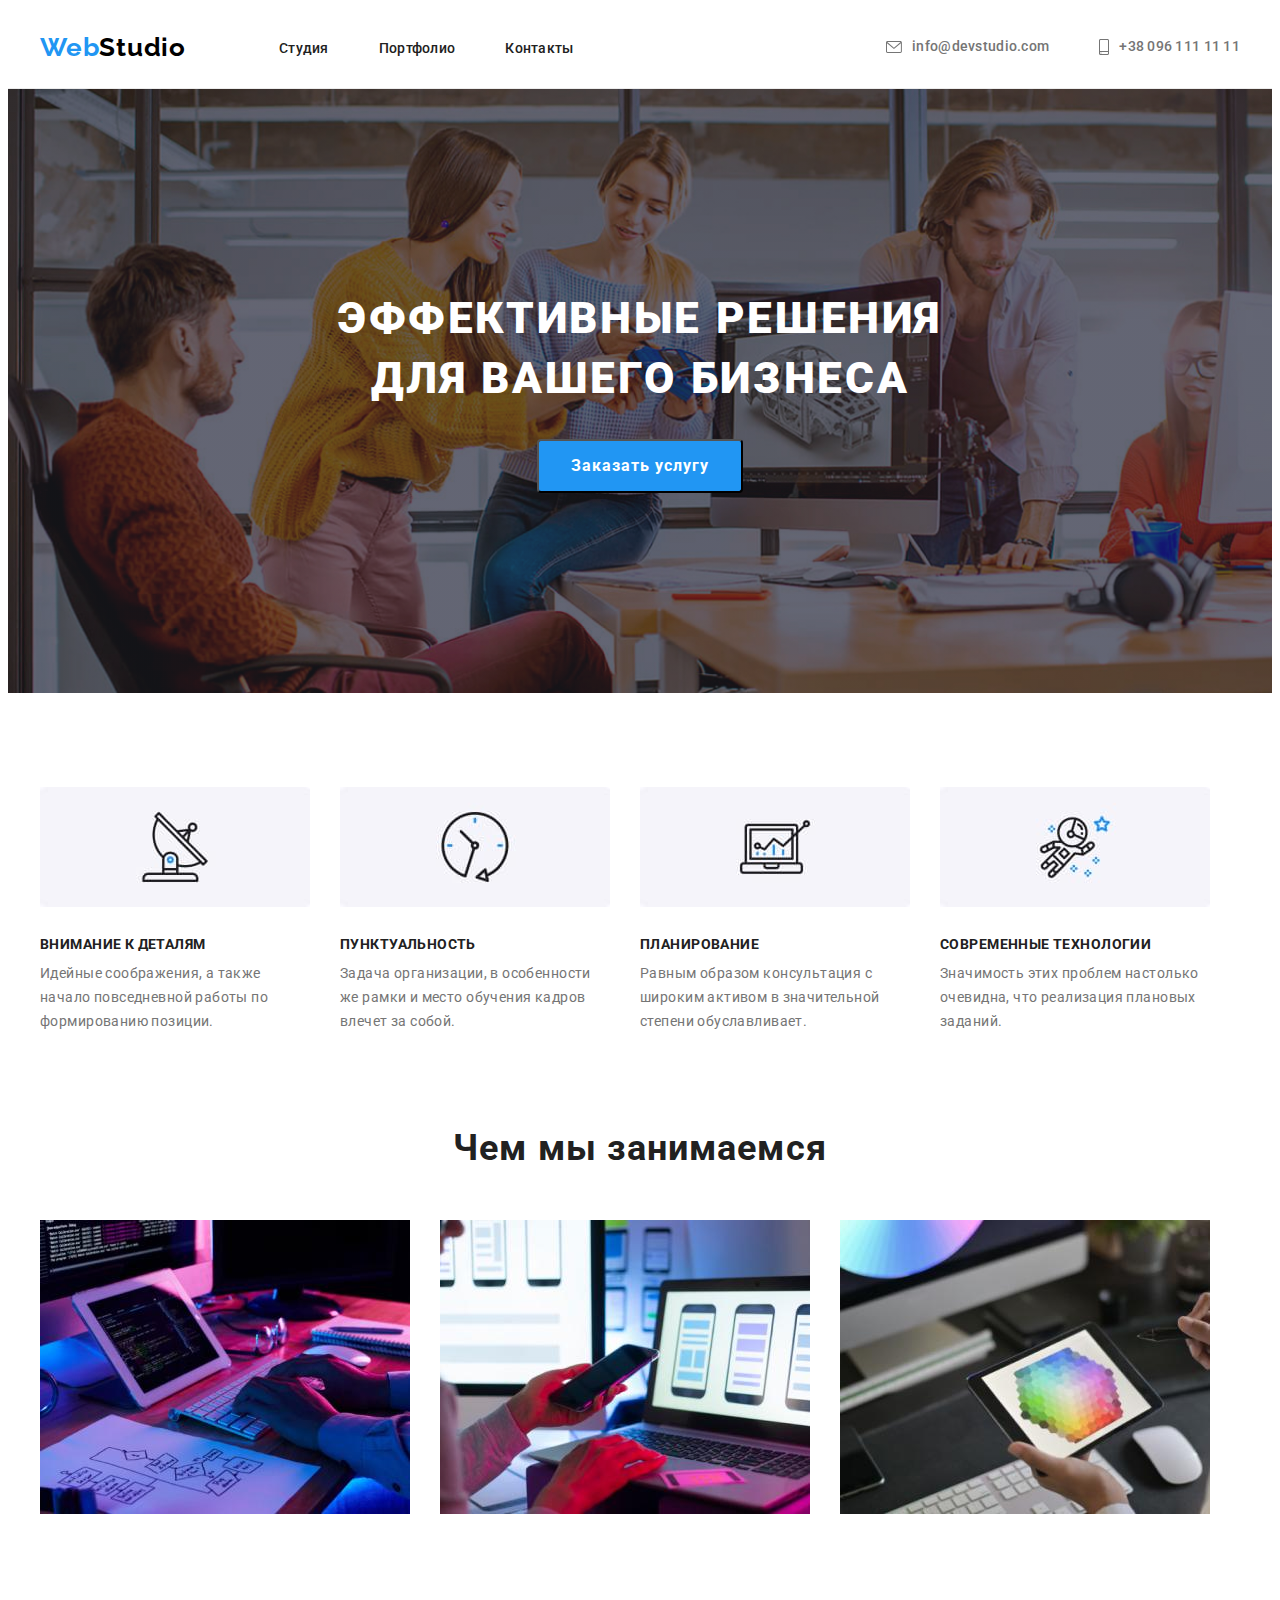
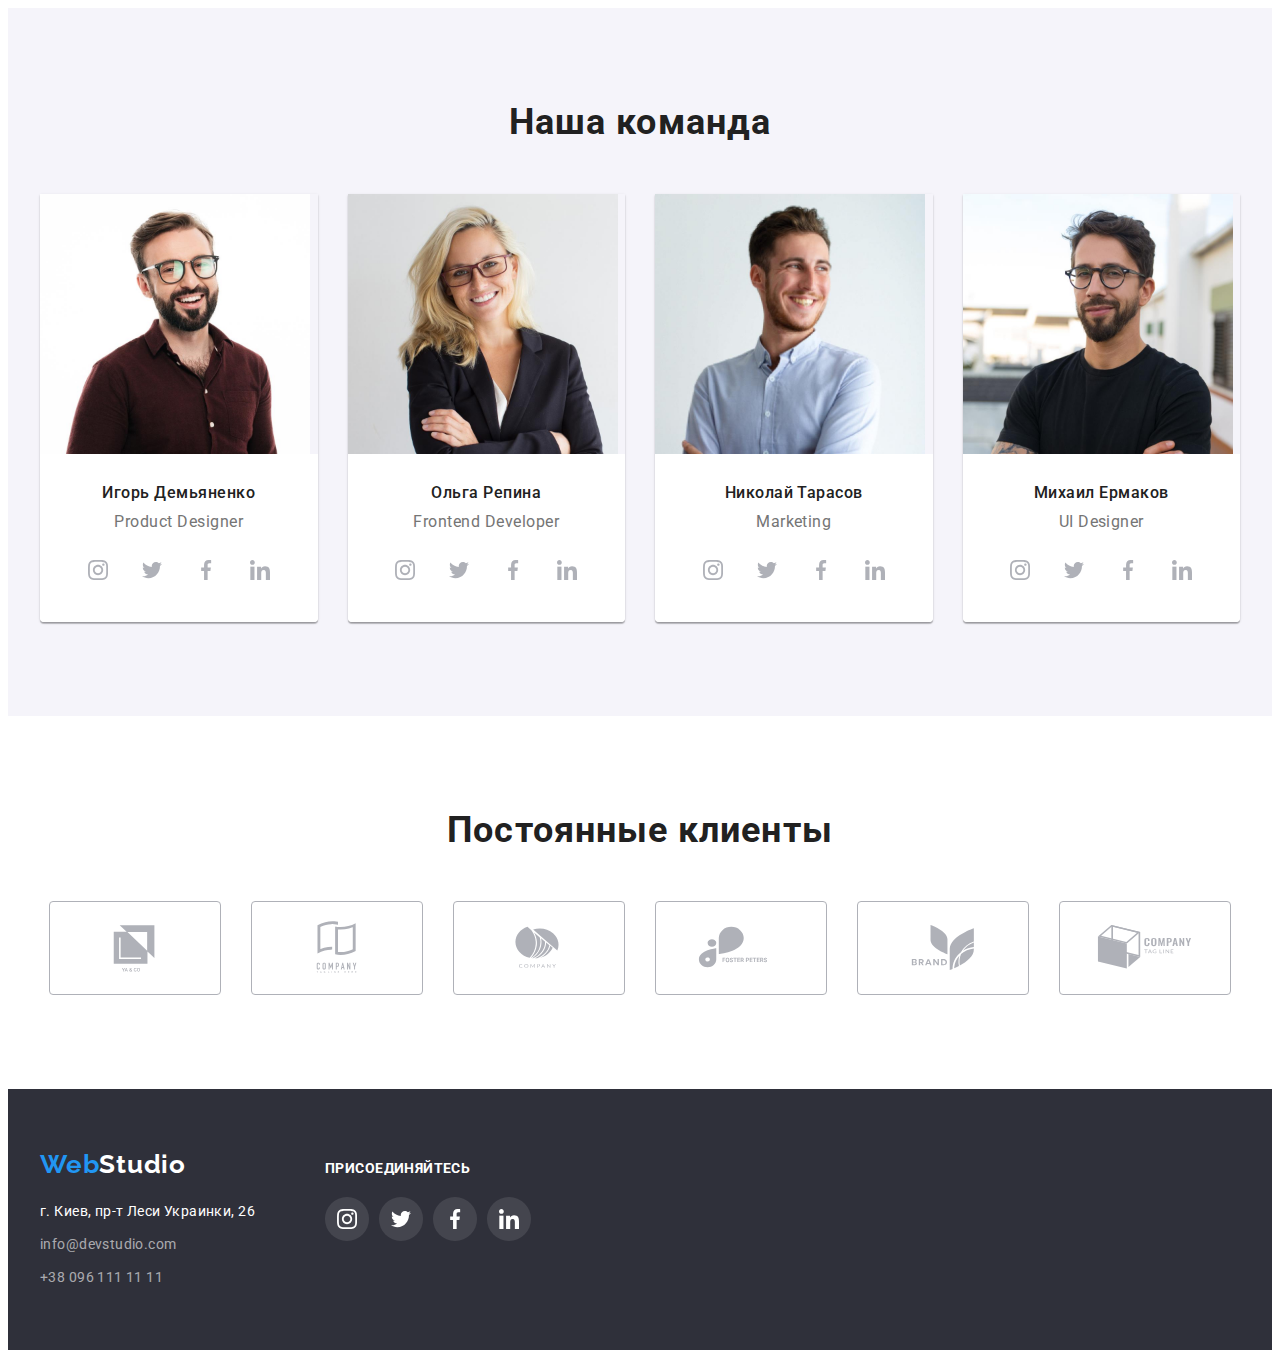
<file: index.html>
<!DOCTYPE html>
<html lang="ru">
<head>
    <meta charset="UTF-8">
    <meta http-equiv="X-UA-Compatible" content="IE=edge">
    <meta name="viewport" content="width=device-width, initial-scale=1.0">
    <link rel="preconnect" href="https://fonts.googleapis.com">
    <link rel="preconnect" href="https://fonts.gstatic.com" crossorigin>
    <link href="https://fonts.googleapis.com/css2?family=Raleway:wght@700&family=Roboto:wght@400;500;700;900&display=swap" rel="stylesheet">
    <link rel="stylesheet" href="https://cdnjs.cloudflare.com/ajax/libs/modern-normalize/1.1.0/modern-normalize.min.css" integrity="sha512-wpPYUAdjBVSE4KJnH1VR1HeZfpl1ub8YT/NKx4PuQ5NmX2tKuGu6U/JRp5y+Y8XG2tV+wKQpNHVUX03MfMFn9Q==" crossorigin="anonymous" referrerpolicy="no-referrer" />
    <link rel="stylesheet" href="./portfolio.html">
    <link rel="stylesheet" href="./css/style.css">
    <title>Document</title>
</head>
<body>
    <header class="header">
     <div class="container">
      <nav class="header-navigation">
        <a href="./index.html" class="header-logo link">Web<span class="header-logo-color">Studio</span></span></a>
        <ul class="header-list list">
            <li class="header-item"><a class="header-link link" href="./index.html">Студия</a></li>
            <li class="header-item"><a class="header-link link" href="./portfolio.html">Портфолио</a></li>
            <li class="header-item"><a class="header-link link" href="">Контакты</a></li>
        </ul>
        <div class="header-mail-tel">
        <a class="header-mail link" href="mailto:info@devstudio.com">
            <svg class="header-icon" width="16px" height="12px">
                               <use href="./images/icons.svg#icon-mail"></use>
                           </svg>info@devstudio.com</a>
        <a class="header-tel link" href="tel:+380961111111">
            <svg class="header-icon" width="10px" height="16px">
                               <use href="./images/icons.svg#icon-phone"></use>
                           </svg>+38 096 111 11 11</a>
        </div>
    </nav>   
     </div>   
    </header>
    <main>
        <section class="inform">
            <div class="container">
            <h1 class="inform-text">Эффективные решения для вашего бизнеса</h1>
            <button class="inform-botton" type="button">Заказать услугу</button>
            </div>       
        </section>
        <section class="text-content">
            <div class="container">
            <ul class="text-content-list list">
                <li class="text-content-item"><img src="./images/content1.jpg">
                    <h3 class="text-content-top">Внимание к деталям</h3>
                    <p class="text-content-text"> Идейные соображения, а также начало повседневной работы по формированию позиции.</p>
                </li>
            
                <li class="text-content-item"><img src="./images/content2.jpg">
                    <h3 class="text-content-top">Пунктуальность</h3>
                    <p class="text-content-text">Задача организации, в особенности же рамки и место обучения кадров влечет за собой.
                    </p>
                </li>
            
                <li class="text-content-item"><img src="./images/content3.jpg">
                    <h3 class="text-content-top">Планирование</h3>
                    <p class="text-content-text">Равным образом консультация с широким активом в значительной степени обуславливает.</p>
                </li>
            
                <li class="text-content-item"><img src="./images/content4.jpg">
                    <h3 class="text-content-top">Современные технологии</h3>
                    <p class="text-content-text">Значимость этих проблем настолько очевидна, что реализация плановых заданий.</p>

                </li>
            </ul>
            </div>
        </section>
        <section class="image">
            <div class="container">
            <h2 class="image-top">   Чем мы занимаемся </h2>
            <ul class="image-list list">
                <li class="image-item"><img src="./images/img.jpg" alt="картинка"  height="294" width="370" ></li>
                <li class="image-item"><img src="./images/img_1.jpg" alt="картинка" height="294" width="370"></li>
                <li class="image-item"><img src="./images/img_2.jpg" alt="картинка" height="294" width="370"></li>
            </ul>
            </div>
        </section>
        <section class="team">
            <div class="container">
            <h2 class="team-top">Наша команда</h2>
            <ul class="team-list list">
                <li class="team-item"><img class ="team-jpg" src="./images/team-1.jpg" alt="картинка" height="260" width="270">
                   <div class="team-item-border">
                    <p class="team-item-top">Игорь Демьяненко</p>
                   <p class="team-item-text">Product Designer</p>
                   <ul class="icons list">
                       <li class="icons-item"><a href="" class="icons-item-link">
                           <svg class="icons-item-icon" width="20px" height="20px">
                               <use href="./images/icons.svg#icon-instagram"></use>
                           </svg>
                       </a></li>
                       <li class="icons-item"><a href="" class="icons-item-link">
                           <svg class="icons-item-icon" width="20px" height="20px">
                               <use href="./images/icons.svg#icon-twitter"></use>
                           </svg>
                       </a></li>
                       <li class="icons-item"><a href="" class="icons-item-link">
                           <svg class="icons-item-icon" width="20px" height="20px">
                               <use href="./images/icons.svg#icon-facebook"></use>
                           </svg>
                       </a></li>
                       <li class="icons-item"><a href="" class="icons-item-link">
                           <svg class="icons-item-icon" width="20px" height="20px">
                               <use href="./images/icons.svg#icon-linkedin"></use>
                           </svg>
                       </a></li>
                   </ul>
                   </div>
                </li>
                <li class="team-item"><img class ="team-jpg" src="./images/team-2.jpg" alt="картинка" height="260" width="270">
                   <div class="team-item-border">
                    <p class="team-item-top">Ольга Репина</p>
                   <p class="team-item-text">Frontend Developer</p>
                   <ul class="icons list">
                       <li class="icons-item"><a href="" class="icons-item-link">
                           <svg class="icons-item-icon" width="20px" height="20px">
                               <use href="./images/icons.svg#icon-instagram"></use>
                           </svg>
                       </a></li>
                       <li class="icons-item"><a href="" class="icons-item-link">
                           <svg class="icons-item-icon" width="20px" height="20px">
                               <use href="./images/icons.svg#icon-twitter"></use>
                           </svg>
                       </a></li>
                       <li class="icons-item"><a href="" class="icons-item-link">
                           <svg class="icons-item-icon" width="20px" height="20px">
                               <use href="./images/icons.svg#icon-facebook"></use>
                           </svg>
                       </a></li>
                       <li class="icons-item"><a href="" class="icons-item-link">
                           <svg class="icons-item-icon" width="20px" height="20px">
                               <use href="./images/icons.svg#icon-linkedin"></use>
                           </svg>
                       </a></li>
                   </ul>
                   </div>
                </li>
                <li class="team-item"><img class ="team-jpg" src="./images/team-3.jpg" alt="картинка" height="260" width="270">
                  <div class="team-item-border">
                    <p class="team-item-top">Николай Тарасов</p>
                   <p class="team-item-text">Marketing</p>
                   <ul class="icons list">
                       <li class="icons-item"><a href="" class="icons-item-link">
                           <svg class="icons-item-icon" width="20px" height="20px">
                               <use href="./images/icons.svg#icon-instagram"></use>
                           </svg>
                       </a></li>
                       <li class="icons-item"><a href="" class="icons-item-link">
                           <svg class="icons-item-icon" width="20px" height="20px">
                               <use href="./images/icons.svg#icon-twitter"></use>
                           </svg>
                       </a></li>
                       <li class="icons-item"><a href="" class="icons-item-link">
                           <svg class="icons-item-icon" width="20px" height="20px">
                               <use href="./images/icons.svg#icon-facebook"></use>
                           </svg>
                       </a></li>
                       <li class="icons-item"><a href="" class="icons-item-link">
                           <svg class="icons-item-icon" width="20px" height="20px">
                               <use href="./images/icons.svg#icon-linkedin"></use>
                           </svg>
                       </a></li>
                   </ul>
                   </div>
                </li>
                <li class="team-item"><img class ="team-jpg" src="./images/team-4.jpg" alt="картинка" height="260" width="270">
                   <div class="team-item-border">
                    <p class="team-item-top">Михаил Ермаков</p>
                   <p class="team-item-text">UI Designer</p>
                   <ul class="icons list">
                       <li class="icons-item"><a href="" class="icons-item-link">
                           <svg class="icons-item-icon" width="20px" height="20px">
                               <use href="./images/icons.svg#icon-instagram"></use>
                           </svg>
                       </a></li>
                       <li class="icons-item"><a href="" class="icons-item-link">
                           <svg class="icons-item-icon" width="20px" height="20px">
                               <use href="./images/icons.svg#icon-twitter"></use>
                           </svg>
                       </a></li>
                       <li class="icons-item"><a href="" class="icons-item-link">
                           <svg class="icons-item-icon" width="20px" height="20px">
                               <use href="./images/icons.svg#icon-facebook"></use>
                           </svg>
                       </a></li>
                       <li class="icons-item"><a href="" class="icons-item-link">
                           <svg class="icons-item-icon" width="20px" height="20px">
                               <use href="./images/icons.svg#icon-linkedin"></use>
                           </svg>
                       </a></li>
                   </ul>
                   </div>
                </li>
            </ul>
            </div>
        </section>
        <section class="client">
            <div class="container">
                <h1 class="client-top">Постоянные клиенты</h1>
                <ul class=" client-list">
                    <li class="client-item list"><a href="" class="client-item-link">
                        <svg class="client-item-icon" width="106px" height="60px">
                               <use href="./images/icons.svg#icon-Logo-1"></use>
                           </svg>
                    </a>
                    </li>
                    <li class="client-item list"><a href="" class="client-item-link">
                        <svg class="client-item-icon" width="106px" height="60px">
                               <use href="./images/icons.svg#icon-Logo-2"></use>
                           </svg>
                    </a>
                    </li>
                    <li class="client-item list"><a href="" class="client-item-link">
                        <svg class="client-item-icon" width="106px" height="60px">
                               <use href="./images/icons.svg#icon-Logo-3"></use>
                           </svg>
                    </a>
                    </li>
                    <li class="client-item list"><a href="" class="client-item-link">
                        <svg class="client-item-icon" width="106px" height="60px">
                               <use href="./images/icons.svg#icon-Logo-4"></use>
                           </svg>
                    </a>
                    </li>
                    <li class="client-item list"><a href="" class="client-item-link">
                        <svg class="client-item-icon" width="106px" height="60px">
                               <use href="./images/icons.svg#icon-Logo-5"></use>
                           </svg>
                    </a>
                    </li>
                    <li class="client-item list"><a href="" class="client-item-link">
                        <svg class="client-item-icon" width="106px" height="60px">
                               <use href="./images/icons.svg#icon-Logo-6"></use>
                           </svg>
                    </a>
                    </li>
                </ul>
            </div>
        </section>

    </main>
    <footer class="footer-adress">
        <div class="container">
            <div class="footer-navigation">
            <div class="footer-navigation-item">
            <a href="./index.html" class="footer-logo link" >Web<span class="logo-color">Studio</span></a>
            <address>
                <ul class="footer-adress-list list">
                    <li class="footer-contact"><a class="footer-map link" href="https://goo.gl/maps/HKhbph1XPSzT5EP38">г. Киев, пр-т Леси Украинки, 26</a></li>
                    <li class="footer-contact"><a class="footer-mail link" href="mailto:info@devstudio.com">info@devstudio.com</a></li>
                    <li class="footer-contact"><a class="footer-tel link" href="tel:+380961111111">+38 096 111 11 11</a></li>
                </ul>
            </address>
        </div>
            <div class="footer-navigation-item">
                <p class="footer-navigation-text">ПРИСОЕДИНЯЙТЕСЬ</p>
                <ul class="footer-icon list">
               <li class="footer-icons-item"><a href="" class="footer-item-link">
                           <svg class="footer-item-icon" width="20px" height="20px">
                               <use href="./images/icons.svg#icon-instagram"></use>
                           </svg>
                       </a></li>
                <li class="footer-icons-item"><a href="" class="footer-item-link">
                           <svg class="footer-item-icon" width="20px" height="20px">
                               <use href="./images/icons.svg#icon-twitter"></use>
                           </svg>
                       </a></li>
                <li class="footer-icons-item"><a href="" class="footer-item-link">
                           <svg class="footer-item-icon" width="20px" height="20px">
                               <use href="./images/icons.svg#icon-facebook"></use>
                           </svg>
                       </a></li>
                <li class="footer-icons-item"><a href="" class="footer-item-link">
                           <svg class="footer-item-icon" width="20px" height="20px">
                               <use href="./images/icons.svg#icon-linkedin"></use>
                           </svg>
                       </a></li>                     
               </ul>
            </div>
            </div>
        </div>
    </footer>

</body>
</html>
</file>
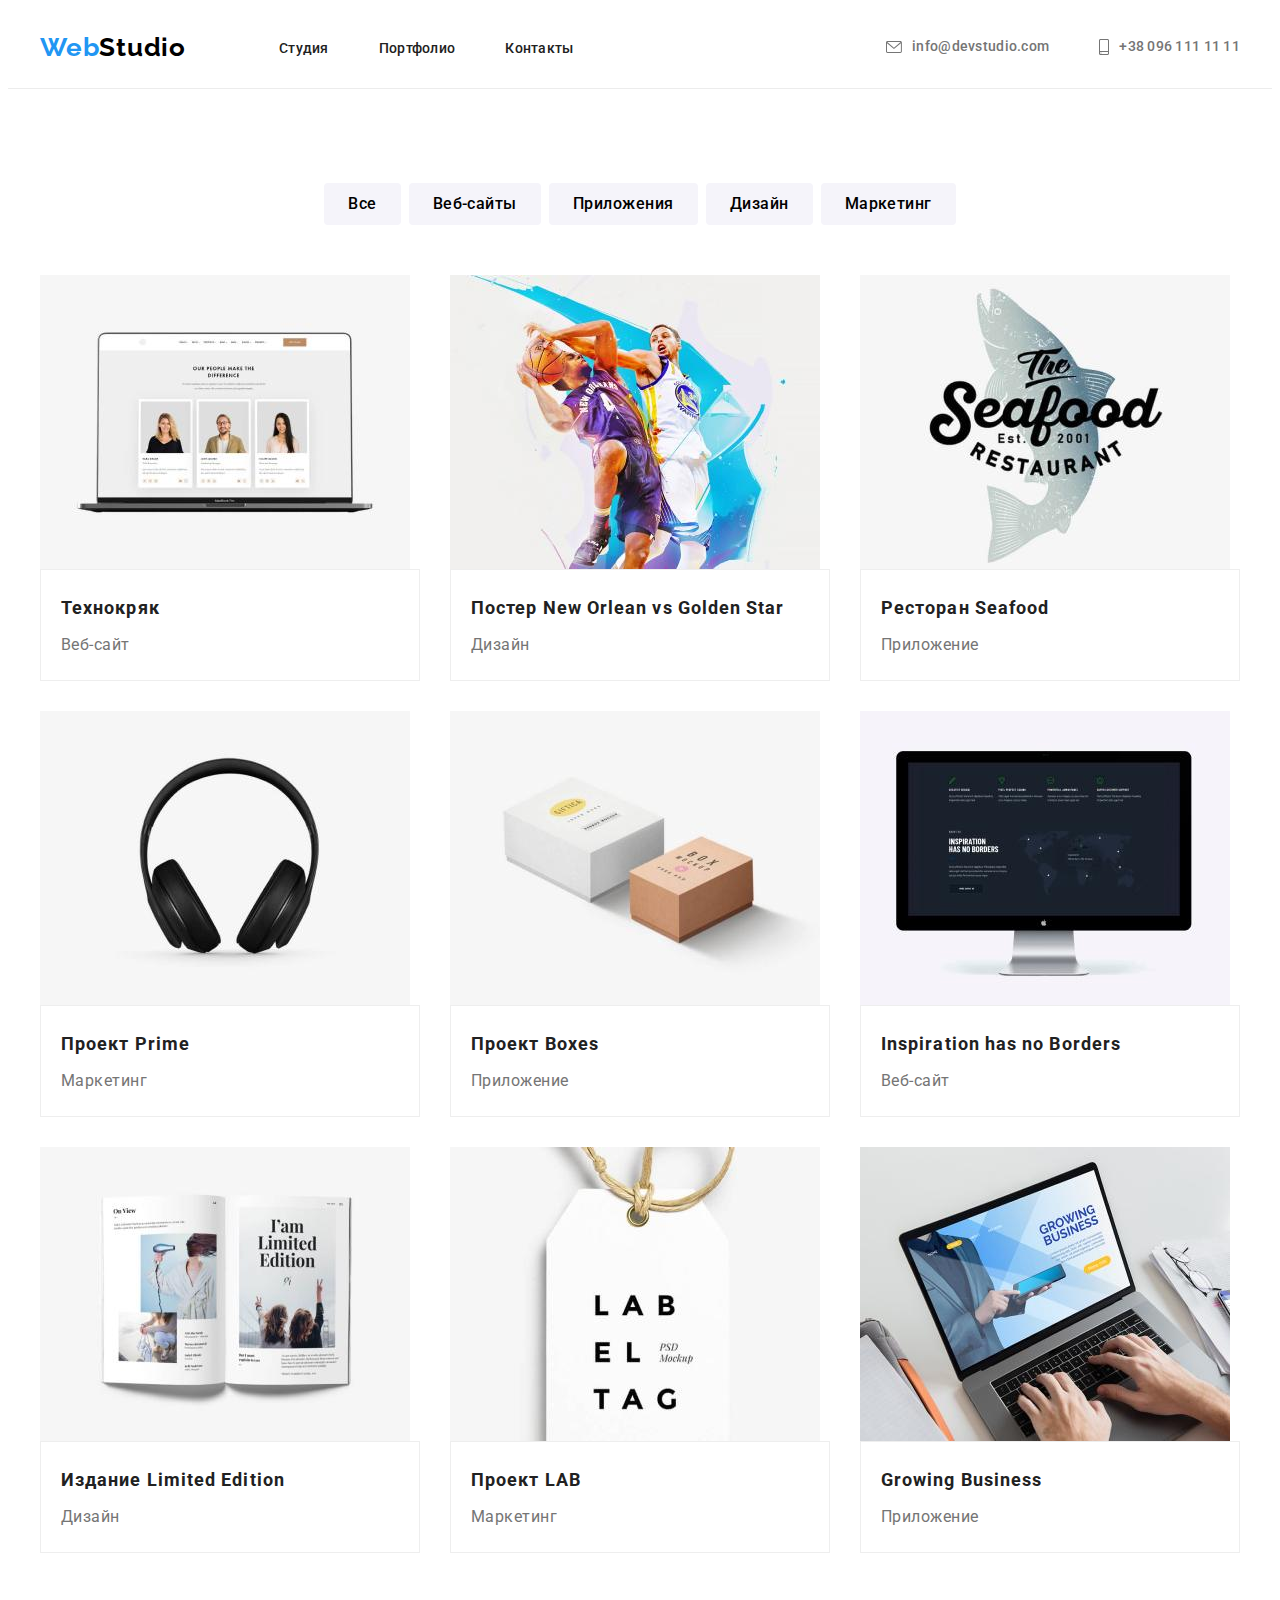
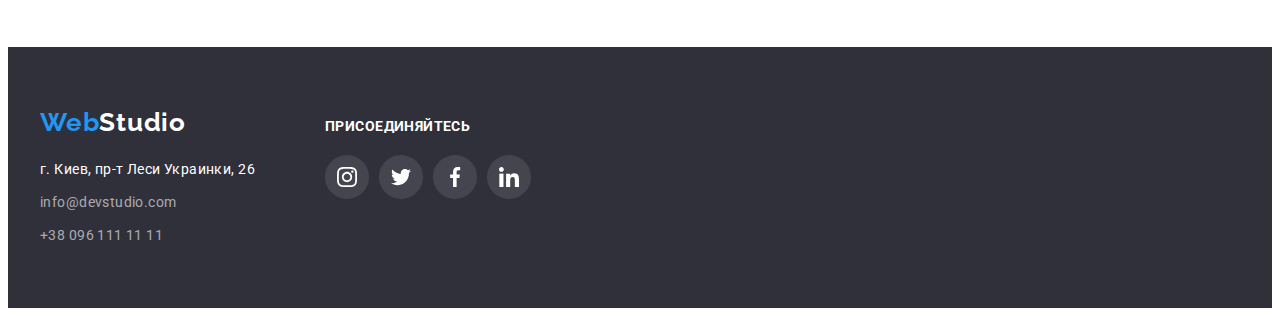
<file: portfolio.html>
<!DOCTYPE html>
<html lang="ru">
<head>
    <meta charset="UTF-8">
    <meta http-equiv="X-UA-Compatible" content="IE=edge">
    <meta name="viewport" content="width=device-width, initial-scale=1.0">
    <link rel="preconnect" href="https://fonts.googleapis.com">
    <link rel="preconnect" href="https://fonts.gstatic.com" crossorigin>
    <link href="https://fonts.googleapis.com/css2?family=Raleway:wght@700&family=Roboto:wght@400;500;700;900&display=swap" rel="stylesheet">
    <link rel="stylesheet" href="https://cdnjs.cloudflare.com/ajax/libs/modern-normalize/1.1.0/modern-normalize.min.css" integrity="sha512-wpPYUAdjBVSE4KJnH1VR1HeZfpl1ub8YT/NKx4PuQ5NmX2tKuGu6U/JRp5y+Y8XG2tV+wKQpNHVUX03MfMFn9Q==" crossorigin="anonymous" referrerpolicy="no-referrer" />
    <link rel="stylesheet" href="./portfolio.html">
    <link rel="stylesheet" href="./css/style.css">
    <title>Document</title>
</head>
<body>
    <header class="header">
     <div class="container">
      <nav class="header-navigation">
        <a href="./index.html" class="header-logo link">Web<span class="header-logo-color">Studio</span></span></a>
        <ul class="header-list list">
            <li class="header-item"><a class="header-link link" href="./index.html">Студия</a></li>
            <li class="header-item"><a class="header-link link" href="./portfolio.html">Портфолио</a></li>
            <li class="header-item"><a class="header-link link" href="">Контакты</a></li>
        </ul>
        <div class="header-mail-tel">
        <a class="header-mail link" href="mailto:info@devstudio.com">
            <svg class="header-icon" width="16px" height="12px">
                               <use href="./images/icons.svg#icon-mail"></use>
                           </svg>info@devstudio.com</a>
        <a class="header-tel link" href="tel:+380961111111">
            <svg class="header-icon" width="10px" height="16px">
                               <use href="./images/icons.svg#icon-phone"></use>
                           </svg>+38 096 111 11 11</a>
        </div>
    </nav>   
     </div>   
    </header>
    <main>
    <section class="navigation">
        <div class="container">
        <ul class="navigation-list list">
            <li class="navigation-item"><button class="navigation-button" type="button" >Все</button></li>
            <li class="navigation-item"><button class="navigation-button" type="button" >Веб-сайты</button></li>
            <li class="navigation-item"><button class="navigation-button" type="button" >Приложения</button></li>
            <li class="navigation-item"><button class="navigation-button" type="button" >Дизайн</button></li>
            <li class="navigation-item"><button class="navigation-button" type="button" >Маркетинг</button></li>
        </ul>
    
    <div class="image-content">
        <ul class="image-content-list list">
            <li class="image-content-item"><img  class="image-content-img" src="./images/portfolio-1.jpg" alt="картинка" height="294" width="370">
                <div class="image-boreder">
                <h3 class="image-content-top " >Технокряк</h3>
                <p class="image-content-text ">Веб-сайт</p>
                </div>
            </li>
            <li class="image-content-item"><img class="image-content-img" src="./images/portfolio-2.jpg" alt="картинка" height="294" width="370">
                <div class="image-boreder">
                <h3 class="image-content-top " >Постер <span lang="en"> New Orlean vs Golden Star</span></h3>
                <p class="image-content-text ">Дизайн</p>
                </div>
            </li>
            <li class="image-content-item"><img class="image-content-img" src="./images/portfolio-3.jpg" alt="картинка" height="294" width="370">
                <div class="image-boreder">
                <h3 class="image-content-top " >Ресторан <span lang="en"></span>Seafood</span></h3>
                <p class="image-content-text ">Приложение</p>
                </div>
            </li>
            <li class="image-content-item"><img class="image-content-img" src="./images/portfolio-4.jpg" alt="картинка" height="294" width="370">
                <div class="image-boreder">
                <h3 class="image-content-top" >Проект <span lang="en">Prime</span></h3>
                <p class="image-content-text">Маркетинг</p>
                </div>
            </li>
            <li class="image-content-item"><img class="image-content-img" src="./images/portfolio-5.jpg" alt="картинка" height="294" width="370">
                <div class="image-boreder">
                <h3 class="image-content-top" >Проект <span lang="en"></span>Boxes</span></h3>
                <p class="image-content-text">Приложение</p>
                </div>
            </li>
            <li class="image-content-item"><img class="image-content-img" src="./images/portfolio-6.jpg" alt="картинка" height="294" width="370">
                <div class="image-boreder">
                <h3 class="image-content-top" ><span lang="en">Inspiration has no Borders</span></h3>
                <p class="image-content-text">Веб-сайт</p>
                </div>
            </li>
            <li class="image-content-item"><img class="image-content-img" src="./images/portfolio-7.jpg" alt="картинка" height="294" width="370">
                <div class="image-boreder">
                <h3 class="image-content-top" >Издание <span lang="en"> Limited Edition</span></h3>
                <p class="image-content-text">Дизайн</p>
                </div>
            </li>
            <li class="image-content-item"><img class="image-content-img" src="./images/portfolio-8.jpg" alt="картинка" height="294" width="370">
                <div class="image-boreder">
                <h3 class="image-content-top" >Проект <span lang="en">LAB</span></h3>
                <p class="image-content-text">Маркетинг</p>
                </div>
            </li>
            <li class="image-content-item"><img class="image-content-img" src="./images/portfolio-9.jpg" alt="картинка" height="294" width="370">
                <div class="image-boreder">
                <h3 class="image-content-top" ><span lang="en">Growing Business</span></h3>
                <p class="image-content-text">Приложение</p>
                </div>
            </li>
        </ul>
    </div>
    </div>
    </section>
    </main>
    <footer class="footer-adress">
        <div class="container">
            <div class="footer-navigation">
            <div class="footer-navigation-item">
            <a href="./index.html" class="footer-logo link" >Web<span class="logo-color">Studio</span></a>
            <address>
                <ul class="footer-adress-list list">
                    <li class="footer-contact"><a class="footer-map link" href="https://goo.gl/maps/HKhbph1XPSzT5EP38">г. Киев, пр-т Леси Украинки, 26</a></li>
                    <li class="footer-contact"><a class="footer-mail link" href="mailto:info@devstudio.com">info@devstudio.com</a></li>
                    <li class="footer-contact"><a class="footer-tel link" href="tel:+380961111111">+38 096 111 11 11</a></li>
                </ul>
            </address>
        </div>
            <div class="footer-navigation-item">
                <p class="footer-navigation-text">ПРИСОЕДИНЯЙТЕСЬ</p>
                <ul class="footer-icon list">
               <li class="footer-icons-item"><a href="" class="footer-item-link">
                           <svg class="footer-item-icon" width="20px" height="20px">
                               <use href="./images/icons.svg#icon-instagram"></use>
                           </svg>
                       </a></li>
                <li class="footer-icons-item"><a href="" class="footer-item-link">
                           <svg class="footer-item-icon" width="20px" height="20px">
                               <use href="./images/icons.svg#icon-twitter"></use>
                           </svg>
                       </a></li>
                <li class="footer-icons-item"><a href="" class="footer-item-link">
                           <svg class="footer-item-icon" width="20px" height="20px">
                               <use href="./images/icons.svg#icon-facebook"></use>
                           </svg>
                       </a></li>
                <li class="footer-icons-item"><a href="" class="footer-item-link">
                           <svg class="footer-item-icon" width="20px" height="20px">
                               <use href="./images/icons.svg#icon-linkedin"></use>
                           </svg>
                       </a></li>                     
               </ul>
            </div>
            </div>
        </div>
    </footer>
</body>
</html>
</file>
<file: css/style.css>
:root {
  --headerc: #212121;
  --main-titlec: #ffffff;
  --bottomc: #2196f3;
  --second-bottomc: #ffffff;
  --accentc: #2196f3;
}

body {
  font-family: Roboto, sans-serif;
}

p,
h1,
h2,
h3,
h4,
h5,
h6 {
  margin: 0;
}

ul,
ol {
  margin: 0;
  padding-left: 0;
}

button {
  cursor: pointer;
}

.container {
  width: 1200px;
  padding-left: 15px;
  padding-right: 15px;
  margin: 0 auto;
}

.link {
  text-decoration: none;
}

.list {
  list-style: none;
}

img {
  display: block;
}

.visually-hidden {
  position: absolute;
  white-space: nowrap;
  width: 1px;
  height: 1px;
  overflow: hidden;
  border: 0;
  padding: 0;
  clip: rect(0 0 0 0);
  clip-path: inset(50%);
  margin: -1px;
}

/*-----------------HEADER-----------------*/

.header {
  padding-top: 24px;
  padding-bottom: 25px;

  border-bottom: 1px solid #ececec;
}

.header-list {
  display: flex;
}

.header-item:not(:last-child) {
  margin-right: 50px;
}

.header .container .header-navigation {
  display: flex;
  align-items: center;
}

.header-mail-tel {
  margin-left: auto;
  display: flex;
}

.header-icon {
  margin-right: 10px;
}

.header-logo {
  margin-right: 93px;
  font-family: Raleway;
  font-weight: 700;
  font-size: 26px;
  line-height: 1.19;
  letter-spacing: 0.03em;
  color: var(--bottomc);
}

.header-link {
  font-weight: 500;
  font-size: 14px;
  line-height: 1.14;
  letter-spacing: 0.02em;
  color: #212121;
}

.header-link:hover {
  color: var(--accentc);
}

.header-link:focus {
  color: var(--accentc);
}

.header-mail {
  display: flex;
  align-items: center;
  font-weight: 500;
  font-size: 14px;
  line-height: 1.14;
  letter-spacing: 0.02em;
  color: #757575;
  fill: currentColor;
}

.header-mail:hover {
  color: var(--accentc);
}

.header-mail:focus {
  color: var(--accentc);
}

.header-tel {
  margin-left: 50px;
  font-weight: 500;
  font-size: 14px;
  line-height: 1.14;
  letter-spacing: 0.02em;
  display: flex;
  color: #757575;
  fill: currentColor;
}

.header-tel:hover {
  color: var(--accentc);
}

.header-tel:focus {
  color: var(--accentc);
}

.header-logo-color {
  color: black;
}

/*-----------------INFORM------------------*/

.inform {
  max-width: 1600px;
  margin: 0 auto;
  padding-top: 200px;
  padding-bottom: 200px;
  background-color: #c4c4c4c4;
  background-image: linear-gradient(
      rgba(47, 48, 58, 0.4),
      rgba(47, 48, 58, 0.4)
    ),
    url(../images/bg_img.jpg);
  background-repeat: no-repeat;
  background-size: cover;
}

.inform-text {
  margin: 0 auto;
  max-width: 696px;
  margin-bottom: 30px;
  font-family: "Roboto";
  font-style: normal;
  font-weight: 900;
  font-size: 44px;
  line-height: 1.36;
  text-align: center;
  letter-spacing: 0.06em;
  text-transform: uppercase;
  color: var(--main-titlec);
}

.inform-botton {
  margin: 0 auto;
  display: block;
  border-radius: 4px;
  padding: 10px 32px;
  font-family: inherit;
  font-weight: 700;
  font-size: 16px;
  line-height: 1.87;
  cursor: pointer;
  display: flex;
  align-items: center;
  text-align: center;
  letter-spacing: 0.06em;
  background-color: var(--bottomc);
  color: var(--second-bottomc);
}

/*---------------------TEXT-CONTENT----------*/

.text-content {
  padding-top: 94px;
  padding-bottom: 94px;
}

.text-content-list {
  display: flex;
}

.text-content-item:not(:last-child) {
  margin-right: 30px;
}

.text-content-top {
  margin-top: 30px;
  margin-bottom: 10px;
  font-weight: 700;
  font-size: 14px;
  line-height: 1.14;
  letter-spacing: 0.03em;
  text-transform: uppercase;
  color: #212121;
}
.text-content-text {
  max-width: 270px;
  font-weight: 400;
  font-size: 14px;
  line-height: 1.71;
  letter-spacing: 0.03em;
  color: #757575;
}

/*---------------IMAGE-----------------------*/

.image {
  padding-bottom: 94px;
}

.image-list {
  display: flex;
}

.image-top {
  margin-bottom: 50px;
  font-weight: 700;
  font-size: 36px;
  line-height: 1.16;
  text-align: center;
  letter-spacing: 0.03em;
  color: #212121;
}

.image-item:not(:last-child) {
  margin-right: 30px;
}

/*-----------------TEAM-----------------------*/

.team {
  padding-top: 94px;
  padding-bottom: 94px;
  background-color: #f5f4fa;
}

.team-list {
  display: flex;
  margin-left: -30px;
}

.team-item-top {
  margin-bottom: 10px;
  font-weight: 500;
  font-size: 16px;
  line-height: 1.18;
  text-align: center;
  letter-spacing: 0.03em;
  color: #212121;
}

.team-top {
  margin-bottom: 50px;
  font-weight: 700;
  font-size: 36px;
  line-height: 1.16;
  text-align: center;
  letter-spacing: 0.03em;
  color: #212121;
}

.team-item {
  width: calc(100% / 4 - 30px);
  margin-left: 30px;
  box-shadow: 0px 1px 3px rgba(0, 0, 0, 0.12), 0px 1px 1px rgba(0, 0, 0, 0.14),
    0px 2px 1px rgba(0, 0, 0, 0.2);
  border-radius: 0px 0px 4px 4px;
}

.team-item-border {
  background-color: #ffffff;
  padding-bottom: 30px;
  padding-top: 30px;
  border-radius: 0px 0px 4px 4px;
}

.team-item-text {
  font-weight: 400;
  font-size: 16px;
  line-height: 1.18;
  text-align: center;
  letter-spacing: 0.03em;
  color: #757575;
  margin-bottom: 16px;
}

.icons {
  display: flex;
  justify-content: center;
}

.icons-item-link {
  width: 44px;
  height: 44px;
  background-color: #ffffff;
  border-radius: 50%;
  display: flex;
  justify-content: center;
  align-items: center;
  fill: #afb1b8;
}

.icons-item-link:hover {
  background-color: #2196f3;
  fill: #ffffff;
}

.icons-item-link:focus {
  background-color: #2196f3;
  fill: #ffffff;
}

.icons-item:not(:first-child) {
  margin-left: 10px;
}

/*-------------------NAVIGATION------------------*/

.navigation {
  padding-top: 94px;
  padding-bottom: 94px;
}

.image-content {
  margin-top: 50px;
}

.image-content-top {
  margin-bottom: 4px;
}

.navigation-button {
  padding: 6px 22px;
  font-family: "Roboto";
  font-style: normal;
  font-weight: 500;
  font-size: 16px;
  line-height: 1.62;
  text-align: center;
  letter-spacing: 0.03em;
  background: #f5f4fa;
  border-radius: 4px;
  cursor: pointer;
  border-color: transparent;
}

.navigation-button:hover {
  color: var(--second-bottomc);
  background-color: var(--bottomc);
  box-shadow: 0px 3px 1px rgba(0, 0, 0, 0.1), 0px 1px 2px rgba(0, 0, 0, 0.08),
    0px 2px 2px rgba(0, 0, 0, 0.12);
  border-radius: 4px;
}

.navigation-button:focus {
  color: var(--second-bottomc);
  background-color: var(--bottomc);
}

.navigation-list {
  display: flex;
  justify-content: center;
}

.navigation-item:not(:last-child) {
  margin-right: 8px;
}

/*----------------IMAGE-CONTENT---------------*/

.image-content-top {
  font-weight: 700;
  font-size: 18px;
  line-height: 2;
  letter-spacing: 0.06em;
  color: #212121;
}

.image-content-text {
  font-weight: 400;
  font-size: 16px;
  line-height: 1.88;
  letter-spacing: 0.03em;
  color: #757575;
}

.image-content-list {
  display: flex;
  flex-wrap: wrap;
  margin-left: -30px;
  margin-bottom: -30px;
}

.image-content-item {
  width: calc(100% / 3 - 30px);
  margin-left: 30px;
  margin-bottom: 30px;
}

.image-boreder {
  padding: 20px;
  background: #ffffff;
  border: 1px solid #eeeeee;
  box-sizing: border-box;
}

.image-content-item:hover {
  box-shadow: 0px 1px 1px rgba(0, 0, 0, 0.12), 0px 4px 4px rgba(0, 0, 0, 0.06),
    1px 4px 6px rgba(0, 0, 0, 0.16);
}

/*---------------CLIENT-------------------------*/

.client {
  padding-top: 94px;
  padding-bottom: 94px;
}
.client-top {
  font-weight: 700;
  font-size: 36px;
  line-height: 1.16;
  text-align: center;
  letter-spacing: 0.03em;
  color: #212121;
  margin-bottom: 50px;
}

.client-list {
  display: flex;
  justify-content: center;
}

.client-item-link {
  border: 1px solid #afb1b8;
  border-radius: 4px;
  width: 170px;
  height: 92px;
  display: flex;
  justify-content: center;
  align-items: center;
  fill: #afb1b8;
}

.client-item:not(:last-child) {
  margin-right: 30px;
}

.client-item-link:hover {
  fill: #2196f3;
  border-color: #2196f3;
}

.client-item-link:focus {
  fill: #2196f3;
  border-color: #2196f3;
}
/*---------------FOOTER------------------*/

.footer-adress {
  margin: 0 auto;
  padding-top: 60px;
  padding-bottom: 60px;
  width: 100%;
  left: 0px;
  top: 1628px;
  background: #2f303a;
}

.footer-adress-list {
  margin-top: 20px;
}

.footer-logo {
  font-family: Raleway;
  font-weight: 700;
  font-size: 26px;
  line-height: 1.19;
  letter-spacing: 0.03em;
  color: #2196f3;
}

.footer-map {
  font-style: normal;
  font-size: 14px;
  line-height: 1.71;
  letter-spacing: 0.03em;
  color: #ffffff;
}

.footer-mail {
  font-style: normal;
  font-size: 14px;
  line-height: 1.71;
  letter-spacing: 0.03em;
  color: rgba(255, 255, 255, 0.6);
}

.footer-tel {
  font-style: normal;
  font-size: 14px;
  line-height: 1.71;
  letter-spacing: 0.03em;
  color: rgba(255, 255, 255, 0.6);
}

.footer-contact:not(:last-child) {
  margin-bottom: 9px;
}

.footer-map:hover {
  color: var(--accentc);
}

.footer-map:focus {
  color: var(--accentc);
}

.footer-mail:hover {
  color: var(--accentc);
}

.footer-mail:focus {
  color: var(--accentc);
}

.footer-tel:hover {
  color: var(--accentc);
}

.footer-tel:focus {
  color: var(--accentc);
}

.logo-color {
  color: #ffffff;
}

.footer-navigation {
  display: flex;
}

.footer-navigation-item:not(:last-child) {
  margin-right: 70px;
}

.footer-navigation-text {
  margin-top: 12px;
  font-weight: 700;
  font-size: 14px;
  line-height: 1.14;
  letter-spacing: 0.03em;
  text-transform: uppercase;
  margin-bottom: 20px;
  color: #ffffff;
}

.footer-icon {
  display: flex;
}

.footer-icons-item:not(:last-child) {
  margin-right: 10px;
}
.footer-item-link {
  width: 44px;
  height: 44px;
  background-image: linear-gradient(
    rgba(255, 255, 255, 0.1),
    rgba(255, 255, 255, 0.1)
  );
  border-radius: 50%;
  display: flex;
  justify-content: center;
  align-items: center;
  fill: #ffffff;
}

.footer-icons-item {
  border-radius: 50%;
}

.footer-item-link:hover {
  background-color: #2196f3;
}

.footer-item-link:focus {
  background-color: #2196f3;
}
</file>
